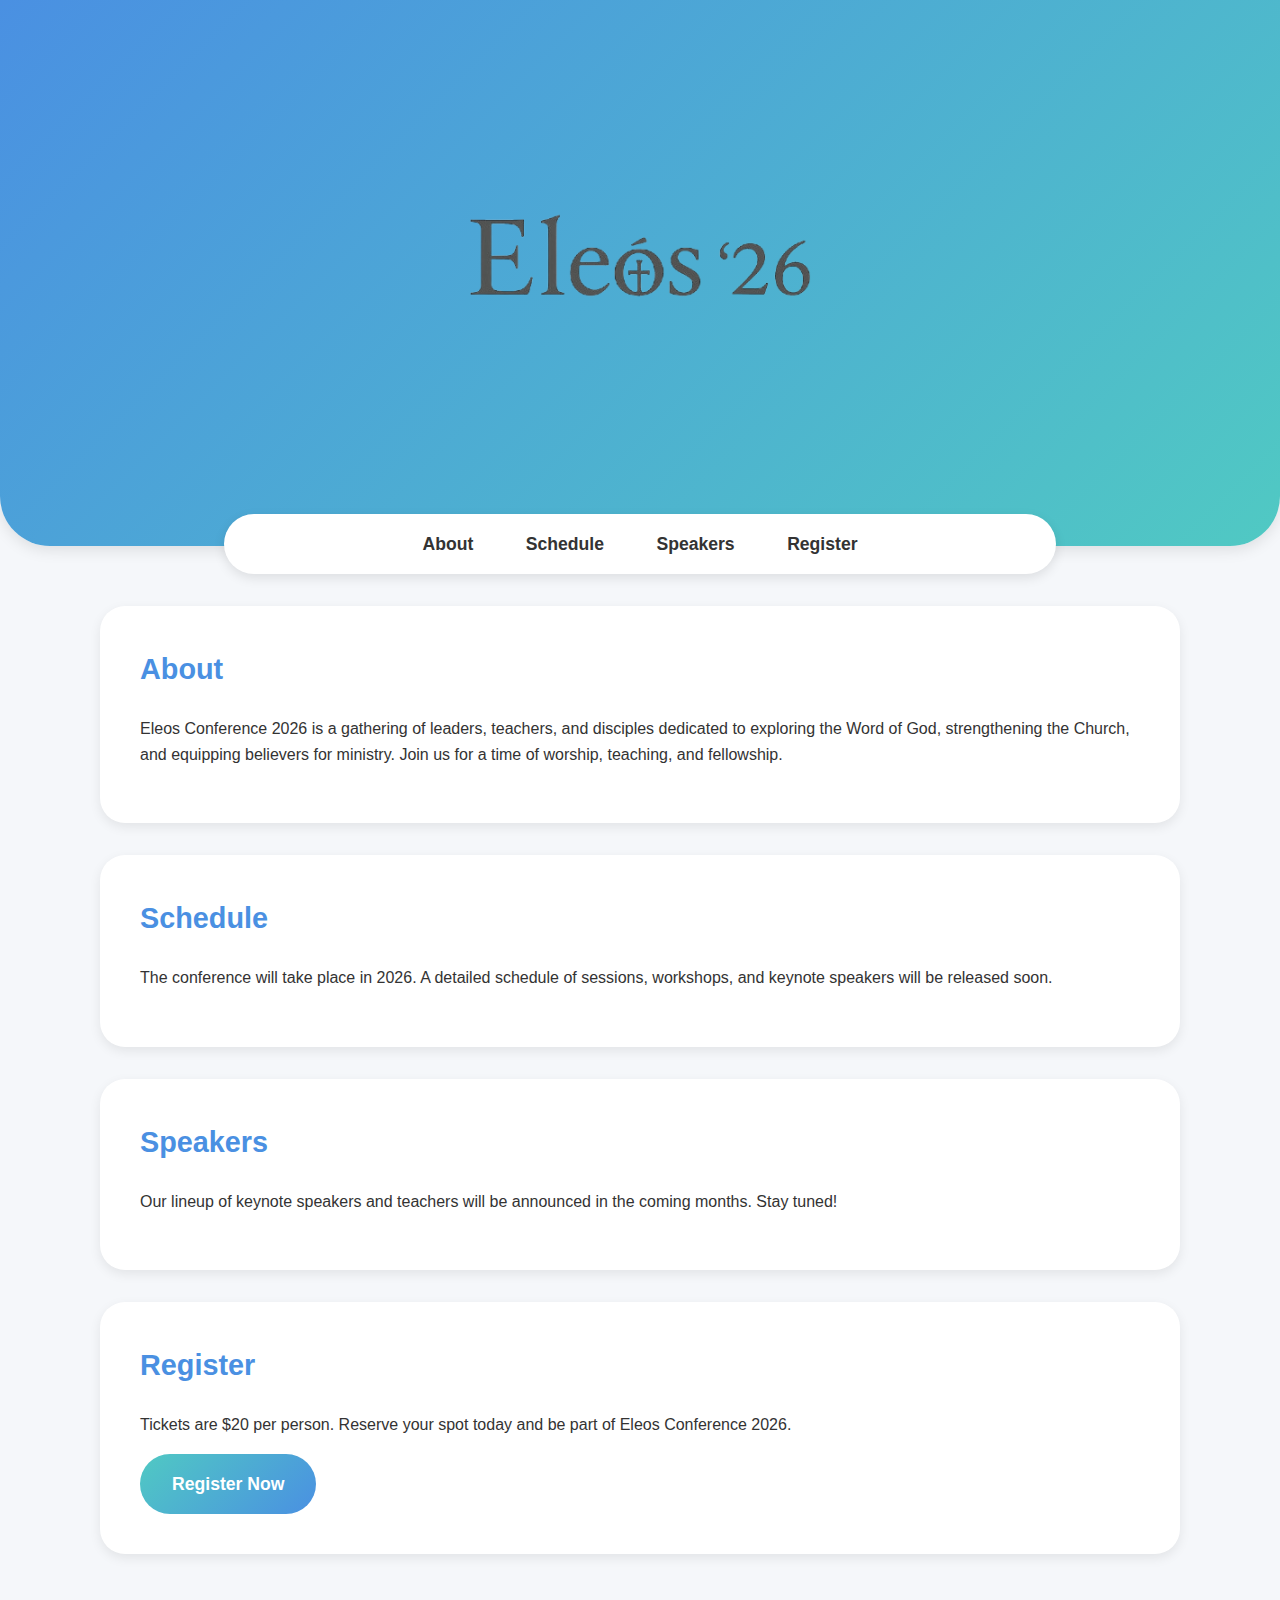
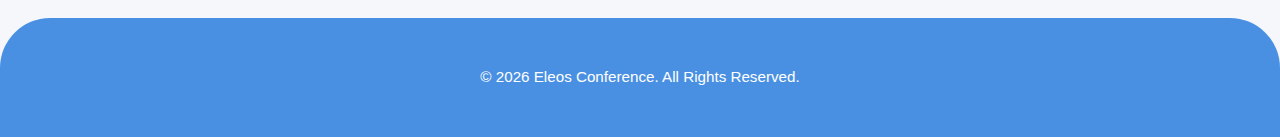
<file: index.html>
<!DOCTYPE html>
<html lang="en">
<head>
  <meta charset="UTF-8">
  <meta name="viewport" content="width=device-width, initial-scale=1.0">
  <title>Eleos Conference 2026</title>
  <style>
    body {
      margin: 0;
      font-family: "Segoe UI", Arial, sans-serif;
      background: #f5f7fa;
      color: #333;
      line-height: 1.6;
    }

    /* Logo / Header Section */
    .logo-container {
      background: linear-gradient(135deg, #4a90e2, #50c9c3);
      text-align: center;
      padding: 3rem 1rem;
      border-bottom-left-radius: 50px;
      border-bottom-right-radius: 50px;
      box-shadow: 0 4px 15px rgba(0,0,0,0.1);
    }
    .logo-container img {
      width: 70%;
      max-width: 450px;
      height: auto;
      display: block;
      margin: 0 auto;
      border-radius: 0; /* no rounding needed now */
      box-shadow: none; /* cleaner with transparent background */
    }

    /* Navigation Tabs */
    nav {
      background: white;
      border-radius: 40px;
      padding: 1rem;
      max-width: 800px;
      margin: -2rem auto 2rem auto; /* overlap effect */
      box-shadow: 0 4px 12px rgba(0,0,0,0.1);
      text-align: center;
    }
    nav a {
      color: #333;
      margin: 0 1.5rem;
      text-decoration: none;
      font-weight: 600;
      font-size: 1.1rem;
      transition: color 0.3s ease;
    }
    nav a:hover {
      color: #4a90e2;
    }

    /* Section Cards */
    section {
      max-width: 1000px;
      margin: 2rem auto;
      padding: 2.5rem;
      background: white;
      border-radius: 25px;
      box-shadow: 0 4px 12px rgba(0,0,0,0.08);
    }
    h2 {
      margin-top: 0;
      color: #4a90e2;
      font-size: 1.8rem;
    }

    /* Button Style */
    .btn {
      display: inline-block;
      padding: 1rem 2rem;
      background: linear-gradient(135deg, #50c9c3, #4a90e2);
      color: white;
      text-decoration: none;
      border-radius: 40px;
      font-weight: bold;
      font-size: 1.1rem;
      transition: all 0.3s ease;
    }
    .btn:hover {
      opacity: 0.9;
      transform: translateY(-3px);
    }

    /* Footer */
    footer {
      background: #4a90e2;
      color: white;
      text-align: center;
      padding: 2rem;
      border-top-left-radius: 50px;
      border-top-right-radius: 50px;
      margin-top: 4rem;
      font-size: 0.95rem;
    }
  </style>
</head>
<body>
  <!-- Logo at the Top -->
  <div class="logo-container">
    <img src="Eleos-removebg-preview.png" alt="Eleos Conference 2026 Logo">
  </div>

  <!-- Curvy Navigation Tabs -->
  <nav>
    <a href="#about">About</a>
    <a href="#schedule">Schedule</a>
    <a href="#speakers">Speakers</a>
    <a href="#register">Register</a>
  </nav>

  <!-- Sections -->
  <section id="about">
    <h2>About</h2>
    <p>
      Eleos Conference 2026 is a gathering of leaders, teachers, and disciples dedicated
      to exploring the Word of God, strengthening the Church, and equipping believers
      for ministry. Join us for a time of worship, teaching, and fellowship.
    </p>
  </section>

  <section id="schedule">
    <h2>Schedule</h2>
    <p>
      The conference will take place in 2026. A detailed schedule of sessions, workshops,
      and keynote speakers will be released soon.
    </p>
  </section>

  <section id="speakers">
    <h2>Speakers</h2>
    <p>
      Our lineup of keynote speakers and teachers will be announced in the coming months.
      Stay tuned!
    </p>
  </section>

  <section id="register">
    <h2>Register</h2>
    <p>
      Tickets are $20 per person. Reserve your spot today and be part of Eleos Conference 2026.
    </p>
    <!-- TODO: Replace this with Cognito form embed -->
    <a href="#" class="btn">Register Now</a>
  </section>

  <!-- Footer -->
  <footer>
    <p>&copy; 2026 Eleos Conference. All Rights Reserved.</p>
  </footer>
</body>
</html>
</file>
